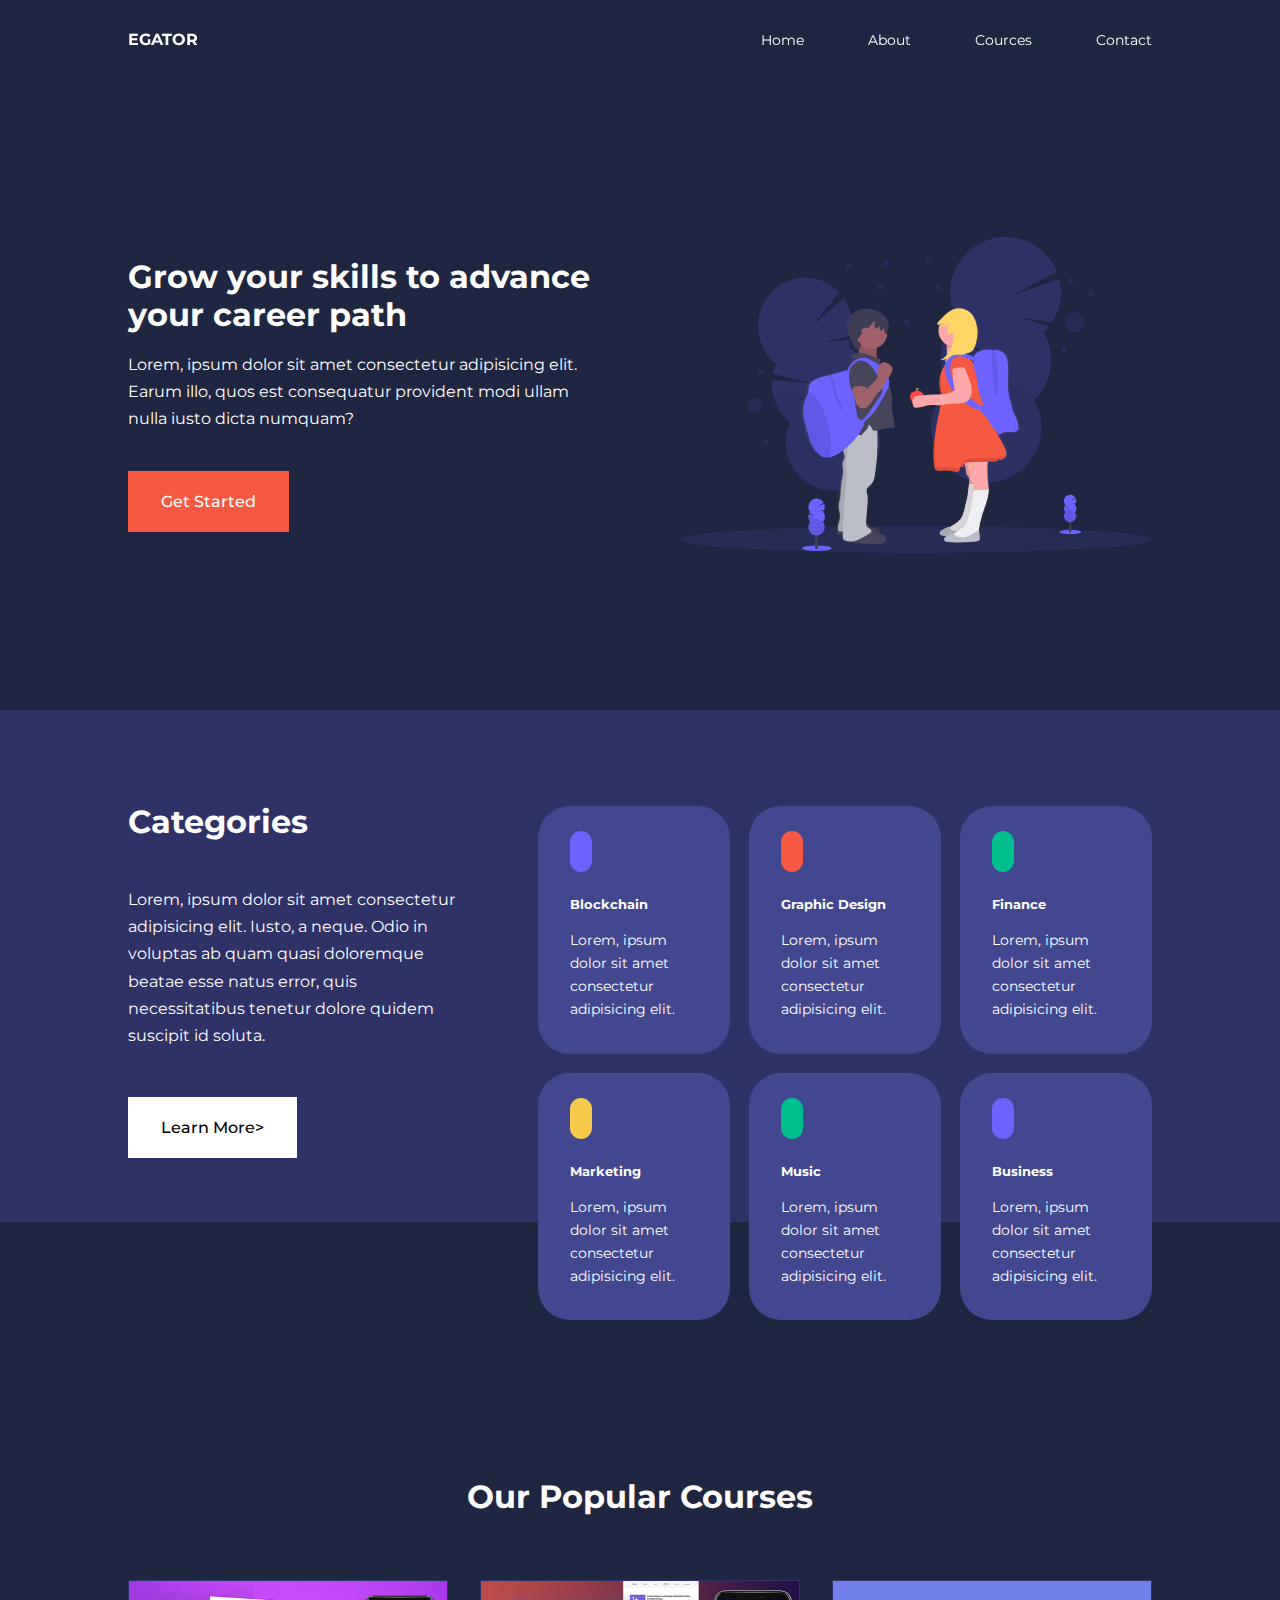
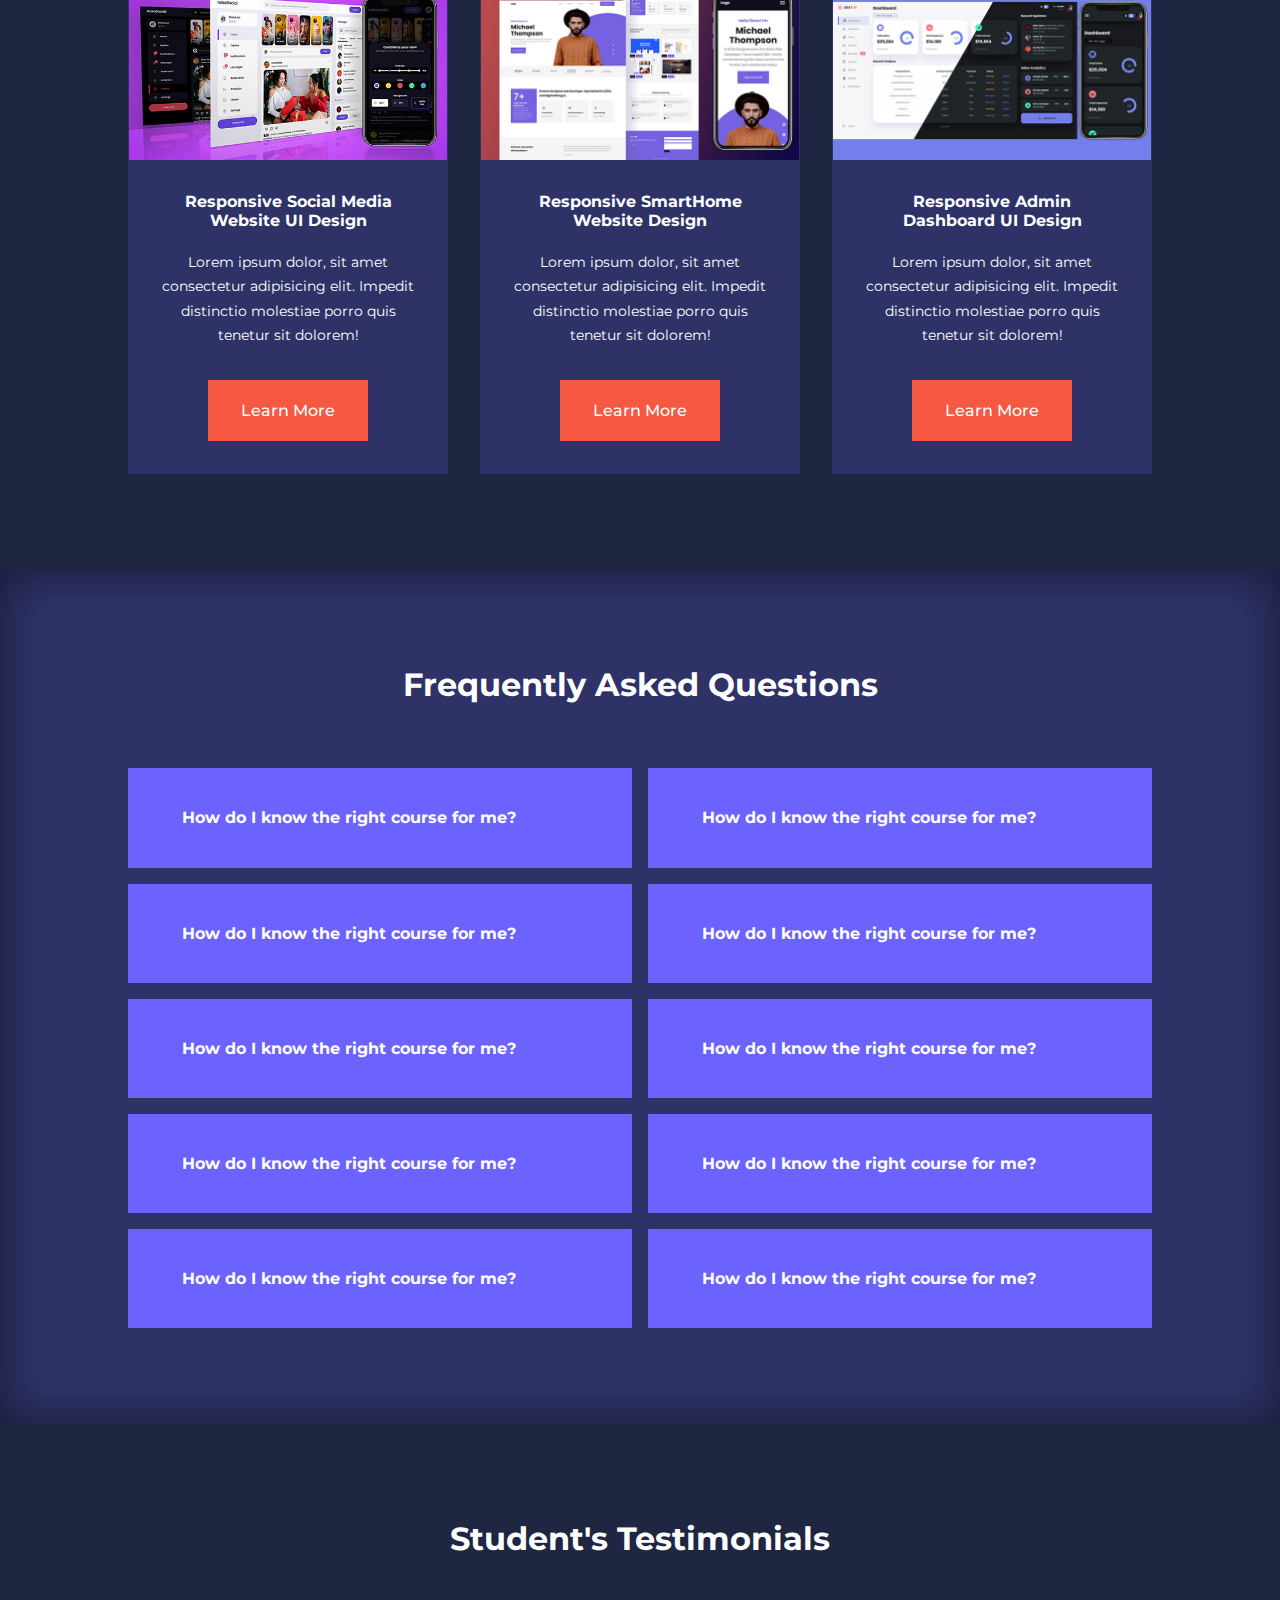
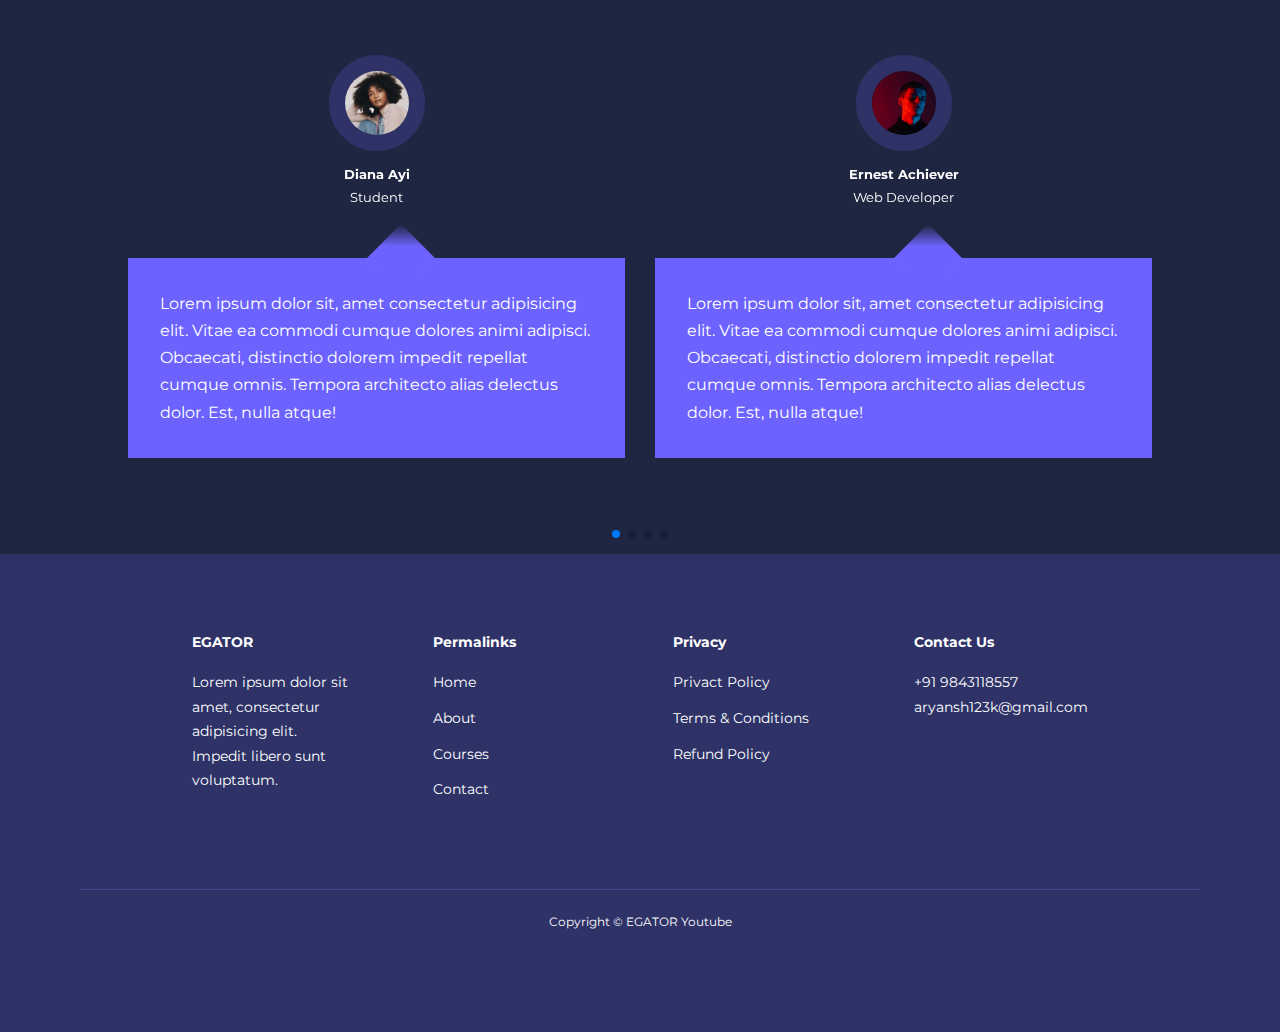
<file: index.html>
<!DOCTYPE html>
<html lang="en">
<head>
    <meta charset="UTF-8">
    <meta name="viewport" content="width=device-width, initial-scale=1.0">
    <title>Responsive Website</title>
    <!--ICONSOUT CDN-->
    <link rel="stylesheet" href="https://unicons.iconscout.com/release/v4.0.8/css/line.css">
    
    <!--GOOGLE FONTS(MONTSERRAT)-->
    <link rel="preconnect" href="https://fonts.googleapis.com">
    <link rel="preconnect" href="https://fonts.gstatic.com" crossorigin>
    <link href="https://fonts.googleapis.com/css2?family=Montserrat:wght@300;400;500;600;700;800;900&family=Poppins:wght@400;700&display=swap" rel="stylesheet">

    <!--Swiper js-->
    <link rel="stylesheet"href="https://cdn.jsdelivr.net/npm/swiper@9/swiper-bundle.min.css"/>

    <link rel="stylesheet" href="styles.css">
</head>
<body>
   <nav>
    <div class="container nav_container">
        <a href="index.html"><h4>EGATOR</h4></a>
        <ul class="nav_menu">
            <li><a href="index.html">Home</a></li>
            <li><a href="about.html">About</a></li>
            <li><a href="courses.html">Cources</a></li>
            <li><a href="contact.html">Contact</a></li>
        </ul>
        <button id="open-menu-btn"><i class="uil uil-bars"></i></button>
        <button id="close-menu-btn"><i class="uil uil-multiply"></i></button>

    </div>
   </nav> 

   <!--Header-->

   <header>
    <div class="container header_container">
        <div class="header_left">
            <h1>Grow your skills to advance your career path</h1>
            <p>
                Lorem, ipsum dolor sit amet consectetur adipisicing elit. Earum illo, quos est consequatur provident modi ullam nulla iusto dicta numquam?
            </p>
            <a href="courses.html" class="btn btn-primary">Get Started</a>
        </div>
        <div class="header_right">
            <div class="header_right-image">
                <img src="./education website assets/images/header.svg">
            </div>
        </div>
    </div>
   </header>

 <section class="categories">
    <div class="container categories_container">
        <div class="categories_left">
            <h1>Categories</h1>
            <p>
                Lorem, ipsum dolor sit amet consectetur adipisicing elit. Iusto, a neque. Odio in voluptas ab quam quasi doloremque beatae esse natus error, quis necessitatibus tenetur dolore quidem suscipit id soluta.
            </p>
            <a href="#" class="btn">Learn More></a>

        </div>
        <div class="categories_right">
            <article class="category">
                <span class="category_icon"><i class="uil uil-bitcoin-circle"></i></span>
                    <h5>Blockchain</h5>
                    <p>Lorem, ipsum dolor sit amet consectetur adipisicing elit.</p>
            </article>

            <article class="category">
                <span class="category_icon"><i class="uil uil-palette"></i></span>
                    <h5>Graphic Design</h5>
                    <p>Lorem, ipsum dolor sit amet consectetur adipisicing elit.</p>
            </article>

            <article class="category">
                <span class="category_icon"><i class="uil uil-usd-circle"></i></span>
                    <h5>Finance</h5>
                    <p>Lorem, ipsum dolor sit amet consectetur adipisicing elit.</p>
            </article>

            <article class="category">
                <span class="category_icon"><i class="uil uil-megaphone"></i></span>
                    <h5>Marketing</h5>
                    <p>Lorem, ipsum dolor sit amet consectetur adipisicing elit.</p>
            </article>

            <article class="category">
                <span class="category_icon"><i class="uil uil-music"></i></span>
                    <h5>Music</h5>
                    <p>Lorem, ipsum dolor sit amet consectetur adipisicing elit.</p>
            </article>

            <article class="category">
                <span class="category_icon"><i class="uil uil-puzzle-piece"></i></span>
                    <h5>Business</h5>
                    <p>Lorem, ipsum dolor sit amet consectetur adipisicing elit.</p>
            </article>
        </div>
    </div>
 </section> 
 
 <!--Courses-->

 <section class="courses">
    <h2> Our Popular Courses</h2>
    <div class="container courses_container">
        <article class="course">
            <div class="course_image">
                <img src="./education website assets/images/course1.jpg">
            </div>
            <div class="course_info">
                <h4>Responsive Social Media Website UI Design</h4>
            <p>
                Lorem ipsum dolor, sit amet consectetur adipisicing elit. Impedit distinctio molestiae porro quis tenetur sit dolorem!
            </p>
            <a href="course.html" class="btn btn-primary">Learn More</a>
            </div>
        </article>

        <article class="course">
            <div class="course_image">
                <img src="./education website assets/images/course2.jpg">
            </div>
            <div class="course_info">
                <h4>Responsive SmartHome Website Design</h4>
            <p>
                Lorem ipsum dolor, sit amet consectetur adipisicing elit. Impedit distinctio molestiae porro quis tenetur sit dolorem!
            </p>
            <a href="course.html" class="btn btn-primary">Learn More</a>
            </div>
        </article>

        <article class="course">
            <div class="course_image">
                <img src="./education website assets/images/course3.jpg">
            </div>
            <div class="course_info">
                <h4>Responsive Admin Dashboard UI Design</h4>
            <p>
                Lorem ipsum dolor, sit amet consectetur adipisicing elit. Impedit distinctio molestiae porro quis tenetur sit dolorem!
            </p>
            <a href="course.html" class="btn btn-primary">Learn More</a>
            </div>
        </article>
    </div>
 </section>

 <!--frequently asked ques-->

 <section class="faqs">
    <h2>Frequently Asked Questions</h2>
    <div class="container faqs_container">
        <article class="faq">
            <div class="faq_icon"><i class="uil uil-plus"></i></div>
            <div class="question_answer">
                <h4>How do I know the right course for me?</h4>
                <p>
                   Lorem ipsum dolor sit amet consectetur adipisicing elit. Minima, quae quos maiores neque ullam vero. Ullam similique dolore ipsam corporis. Ullam tempora quibusdam illo! Aliquid et vel nemo nihil quidem? 
                </p>
            </div>
        </article>
        
        <article class="faq">
            <div class="faq_icon"><i class="uil uil-plus"></i></div>
            <div class="question_answer">
                <h4>How do I know the right course for me?</h4>
                <p>
                   Lorem ipsum dolor sit amet consectetur adipisicing elit. Minima, quae quos maiores neque ullam vero. Ullam similique dolore ipsam corporis. Ullam tempora quibusdam illo! Aliquid et vel nemo nihil quidem? 
                </p>
            </div>
        </article>
        
        <article class="faq">
            <div class="faq_icon"><i class="uil uil-plus"></i></div>
            <div class="question_answer">
                <h4>How do I know the right course for me?</h4>
                <p>
                   Lorem ipsum dolor sit amet consectetur adipisicing elit. Minima, quae quos maiores neque ullam vero. Ullam similique dolore ipsam corporis. Ullam tempora quibusdam illo! Aliquid et vel nemo nihil quidem? 
                </p>
            </div>
        </article>
        
        <article class="faq">
            <div class="faq_icon"><i class="uil uil-plus"></i></div>
            <div class="question_answer">
                <h4>How do I know the right course for me?</h4>
                <p>
                   Lorem ipsum dolor sit amet consectetur adipisicing elit. Minima, quae quos maiores neque ullam vero. Ullam similique dolore ipsam corporis. Ullam tempora quibusdam illo! Aliquid et vel nemo nihil quidem? 
                </p>
            </div>
        </article>
        
        <article class="faq">
            <div class="faq_icon"><i class="uil uil-plus"></i></div>
            <div class="question_answer">
                <h4>How do I know the right course for me?</h4>
                <p>
                   Lorem ipsum dolor sit amet consectetur adipisicing elit. Minima, quae quos maiores neque ullam vero. Ullam similique dolore ipsam corporis. Ullam tempora quibusdam illo! Aliquid et vel nemo nihil quidem? 
                </p>
            </div>
        </article>
        
        <article class="faq">
            <div class="faq_icon"><i class="uil uil-plus"></i></div>
            <div class="question_answer">
                <h4>How do I know the right course for me?</h4>
                <p>
                   Lorem ipsum dolor sit amet consectetur adipisicing elit. Minima, quae quos maiores neque ullam vero. Ullam similique dolore ipsam corporis. Ullam tempora quibusdam illo! Aliquid et vel nemo nihil quidem? 
                </p>
            </div>
        </article>
        
        <article class="faq">
            <div class="faq_icon"><i class="uil uil-plus"></i></div>
            <div class="question_answer">
                <h4>How do I know the right course for me?</h4>
                <p>
                   Lorem ipsum dolor sit amet consectetur adipisicing elit. Minima, quae quos maiores neque ullam vero. Ullam similique dolore ipsam corporis. Ullam tempora quibusdam illo! Aliquid et vel nemo nihil quidem? 
                </p>
            </div>
        </article>
        
        <article class="faq">
            <div class="faq_icon"><i class="uil uil-plus"></i></div>
            <div class="question_answer">
                <h4>How do I know the right course for me?</h4>
                <p>
                   Lorem ipsum dolor sit amet consectetur adipisicing elit. Minima, quae quos maiores neque ullam vero. Ullam similique dolore ipsam corporis. Ullam tempora quibusdam illo! Aliquid et vel nemo nihil quidem? 
                </p>
            </div>
        </article>
        
        <article class="faq">
            <div class="faq_icon"><i class="uil uil-plus"></i></div>
            <div class="question_answer">
                <h4>How do I know the right course for me?</h4>
                <p>
                   Lorem ipsum dolor sit amet consectetur adipisicing elit. Minima, quae quos maiores neque ullam vero. Ullam similique dolore ipsam corporis. Ullam tempora quibusdam illo! Aliquid et vel nemo nihil quidem? 
                </p>
            </div>
        </article>
        
        <article class="faq">
            <div class="faq_icon"><i class="uil uil-plus"></i></div>
            <div class="question_answer">
                <h4>How do I know the right course for me?</h4>
                <p>
                   Lorem ipsum dolor sit amet consectetur adipisicing elit. Minima, quae quos maiores neque ullam vero. Ullam similique dolore ipsam corporis. Ullam tempora quibusdam illo! Aliquid et vel nemo nihil quidem? 
                </p>
            </div>
        </article>
    </div>
 </section>

 <!--Testimonials-->

 <section class="container testimonials_container mySwiper">
    <h2>Student's Testimonials</h2>
    <div class="swiper-wrapper">
        <article class="testimonial swiper-slide">
            <div class="avatar">
                <img src="./education website assets/images/avatar1.jpg">
            </div>
            <div class="testimonial_info">
                <h5>Diana Ayi</h5>
                <small>Student</small>
            </div>
            <div class="testimonial_body">
                <p>
                   Lorem ipsum dolor sit, amet consectetur adipisicing elit. Vitae ea commodi cumque dolores animi adipisci. Obcaecati, distinctio dolorem impedit repellat cumque omnis. Tempora architecto alias delectus dolor. Est, nulla atque!
                </p>
            </div>
        </article>

        <article class="testimonial swiper-slide">
            <div class="avatar">
                <img src="./education website assets/images/avatar2.jpg">
            </div>
            <div class="testimonial_info">
                <h5>Ernest Achiever</h5>
                <small>Web Developer</small>
            </div>
            <div class="testimonial_body">
                <p>
                   Lorem ipsum dolor sit, amet consectetur adipisicing elit. Vitae ea commodi cumque dolores animi adipisci. Obcaecati, distinctio dolorem impedit repellat cumque omnis. Tempora architecto alias delectus dolor. Est, nulla atque!
                </p>
            </div>
        </article>

        <article class="testimonial swiper-slide">
            <div class="avatar">
                <img src="./education website assets/images/avatar3.jpg">
            </div>
            <div class="testimonial_info">
                <h5>Edem Quist</h5>
                <small>Student</small>
            </div>
            <div class="testimonial_body">
                <p>
                   Lorem ipsum dolor sit, amet consectetur adipisicing elit. Vitae ea commodi cumque dolores animi adipisci. Obcaecati, distinctio dolorem impedit repellat cumque omnis. Tempora architecto alias delectus dolor. Est, nulla atque!
                </p>
            </div>
        </article>

        <article class="testimonial swiper-slide">
            <div class="avatar">
                <img src="./education website assets/images/avatar4.jpg">
            </div>
            <div class="testimonial_info">
                <h5>Hajia Bintu</h5>
                <small>Student</small>
            </div>
            <div class="testimonial_body">
                <p>
                   Lorem ipsum dolor sit, amet consectetur adipisicing elit. Vitae ea commodi cumque dolores animi adipisci. Obcaecati, distinctio dolorem impedit repellat cumque omnis. Tempora architecto alias delectus dolor. Est, nulla atque!
                </p>
            </div>
        </article>

        <article class="testimonial swiper-slide">
            <div class="avatar">
                <img src="./education website assets/images/avatar5.jpg">
            </div>
            <div class="testimonial_info">
                <h5>Jane Doe</h5>
                <small>Student</small>
            </div>
            <div class="testimonial_body">
                <p>
                   Lorem ipsum dolor sit, amet consectetur adipisicing elit. Vitae ea commodi cumque dolores animi adipisci. Obcaecati, distinctio dolorem impedit repellat cumque omnis. Tempora architecto alias delectus dolor. Est, nulla atque!
                </p>
            </div>
        </article>
    </div>
    <div class="swiper-pagination"></div>
 </section>

 <!--Footer-->
 <footer>
    <div class="container footer_container">
        <div class="footer_1">
            <a href="index.html" class="footer_logo"><h4>EGATOR</h4></a>
            <p>
                Lorem ipsum dolor sit amet, consectetur adipisicing elit. Impedit libero sunt voluptatum.
            </p>
        </div>

        <div class="footer_2">
            <h4>Permalinks</h4>
            <ul class="permalinks">
                <li><a href="index.html">Home</a></li>
                <li><a href="about.html">About</a></li>
                <li><a href="courses.html">Courses</a></li>
                <li><a href="contact.html">Contact</a></li>
            </ul>
        </div>

        <div class="footer_3">
            <h4>Privacy</h4>
            <ul class="privacy">
                <li><a href="#">Privact Policy</a></li>
                <li><a href="#">Terms & Conditions</a></li>
                <li><a href="#">Refund Policy</a></li>
            </ul>
        </div>

        <div class="footer_4">
            <h4>Contact Us</h4>
        <div>
            <p>+91 9843118557</p>
            <p>aryansh123k@gmail.com</p>
        </div>

        <ul class="footer_socials">
            <li>
                <a href="#"><i class="uil uil-facebook-f"></i></a>
            </li>
            <li>
                <a href="#"><i class="uil uil-instagram-alt"></i></a>
            </li>
            <li>
                <a href="#"><i class="uil uil-twitter"></i></a>
            </li>
            <li>
                <a href="#"><i class="uil uil-linkedin-alt"></i></a>
            </li>
        </ul>
    </div>
    </div>
    <div class="footer_copyright">
        <small>Copyright &copy; EGATOR Youtube</small>
    </div>
 </footer>

 <script src="https://cdn.jsdelivr.net/npm/swiper@9/swiper-bundle.min.js"></script>
 <script src="main.js"></script>

 <script>
    var swiper = new Swiper(".mySwiper", {
      slidesPerView: 1,
      spaceBetween: 30,
      pagination: {
        el: ".swiper-pagination",
        clickable: true,
      },
      //when window width is >=600px
      breakpoints: {
        600: {
            slidesPerView: 2
        }
      }
    });
  </script>
</body>
</html>
</file>
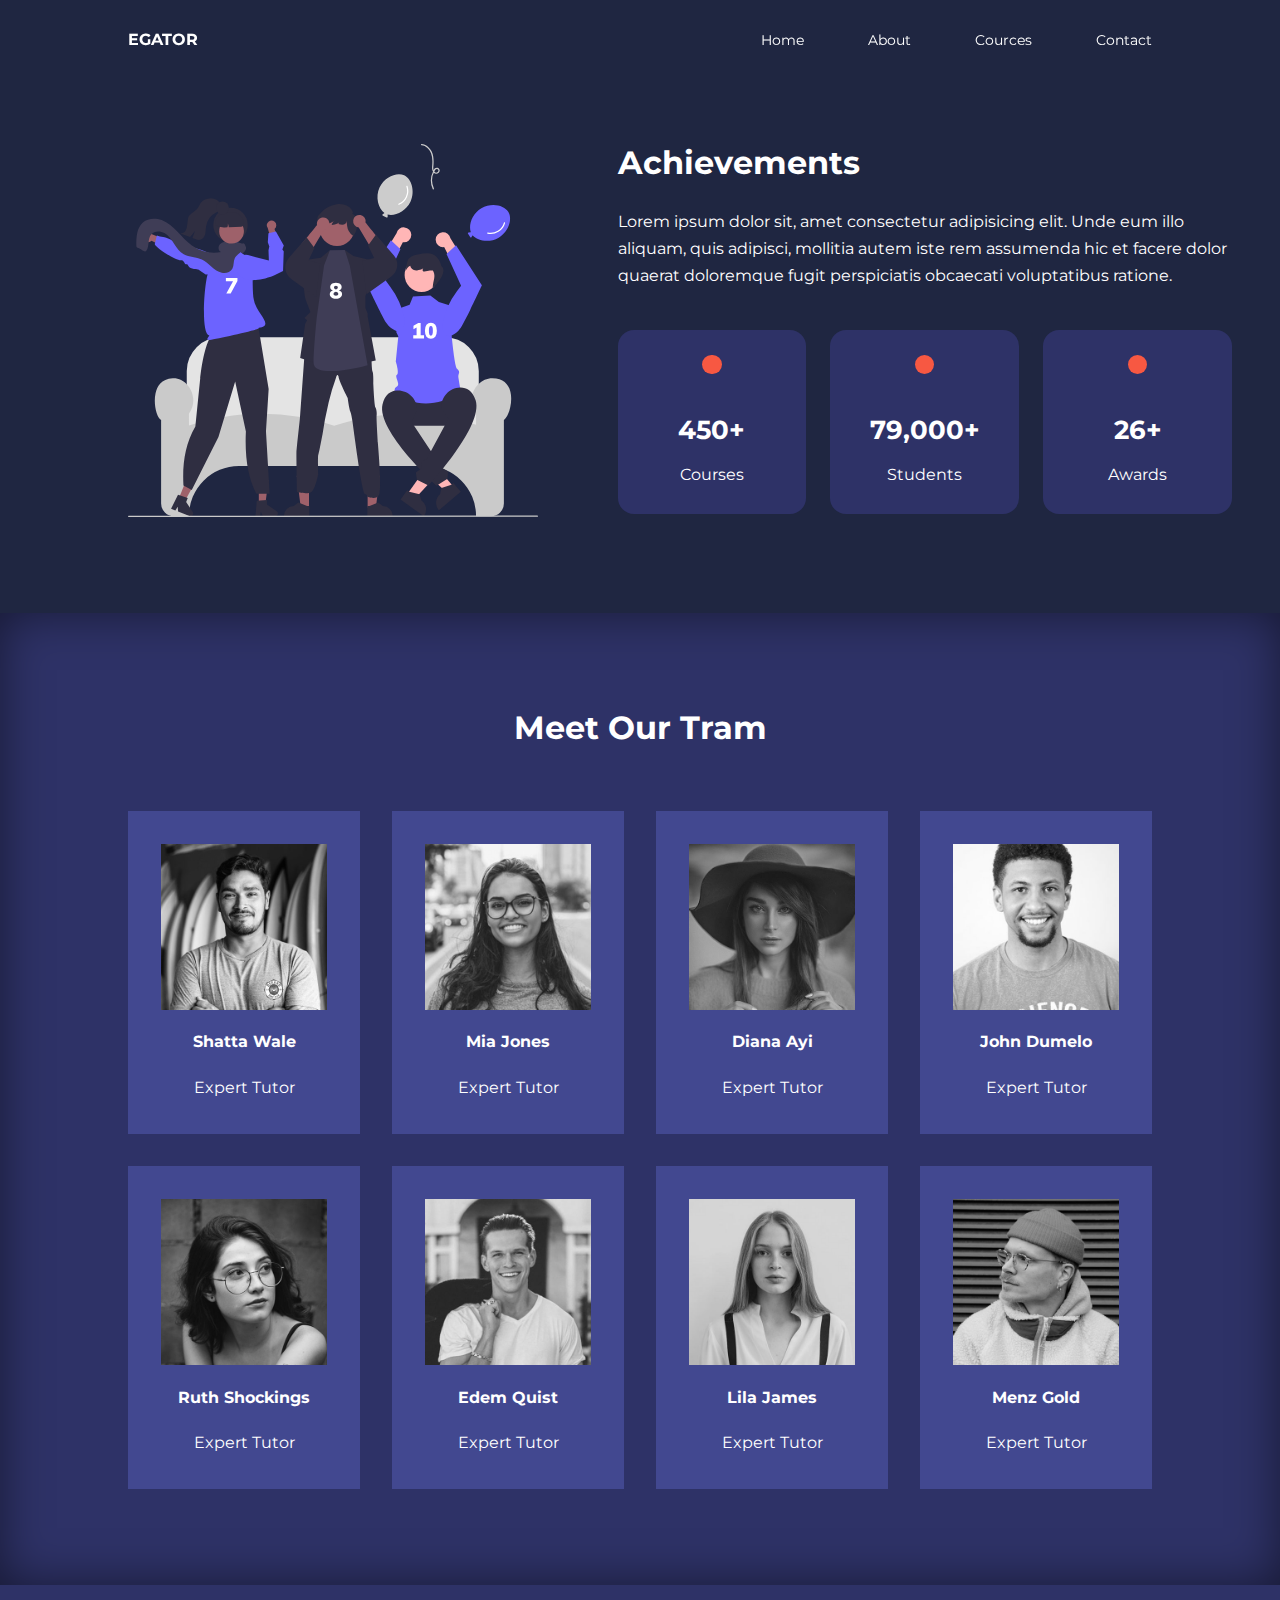
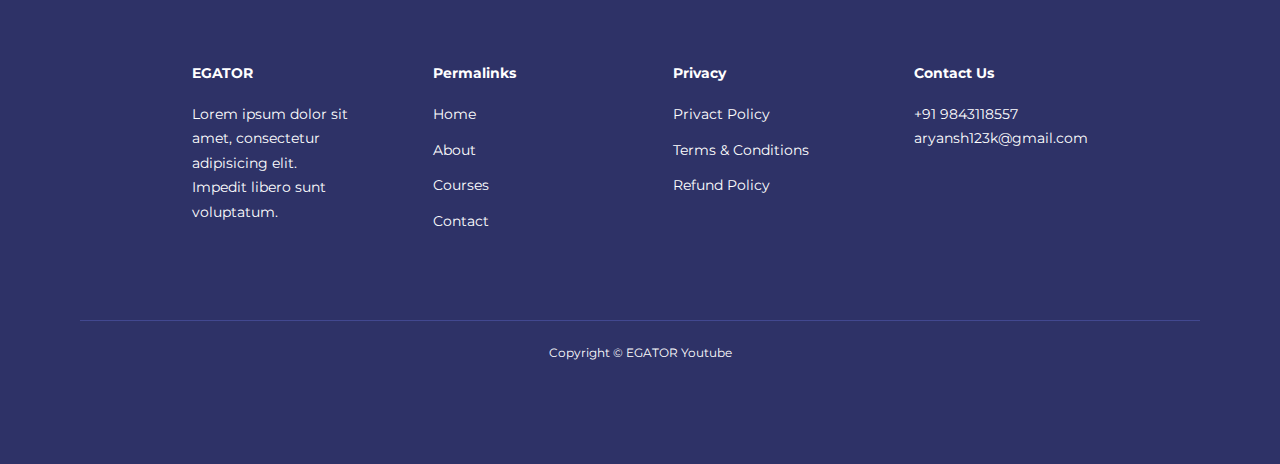
<file: about.html>
<!DOCTYPE html>
<html lang="en">
<head>
    <meta charset="UTF-8">
    <meta name="viewport" content="width=device-width, initial-scale=1.0">
    <title>Responsive Website</title>
    <!--ICONSOUT CDN-->
    <link rel="stylesheet" href="https://unicons.iconscout.com/release/v4.0.8/css/line.css">
    
    <!--GOOGLE FONTS(MONTSERRAT)-->
    <link rel="preconnect" href="https://fonts.googleapis.com">
    <link rel="preconnect" href="https://fonts.gstatic.com" crossorigin>
    <link href="https://fonts.googleapis.com/css2?family=Montserrat:wght@300;400;500;600;700;800;900&family=Poppins:wght@400;700&display=swap" rel="stylesheet">

    <link rel="stylesheet" href="styles.css">
    <link rel="stylesheet" href="about.css">


</head>
<body>
   <nav>
    <div class="container nav_container">
        <a href="index.html"><h4>EGATOR</h4></a>
        <ul class="nav_menu">
            <li><a href="index.html">Home</a></li>
            <li><a href="about.html">About</a></li>
            <li><a href="courses.html">Cources</a></li>
            <li><a href="contact.html">Contact</a></li>
        </ul>
        <button id="open-menu-btn"><i class="uil uil-bars"></i></button>
        <button id="close-menu-btn"><i class="uil uil-multiply"></i></button>

    </div>
   </nav> 

   <section class="about_achievements">
    <div class="container about_achievements-container">
        <div class="about_achievements-left">
            <img src="./education website assets/images/about achievements.svg">
        </div>
        <div class="about_achievements-right">
            <h1>Achievements</h1>
                <p>
                    Lorem ipsum dolor sit, amet consectetur adipisicing elit. Unde eum illo aliquam, quis adipisci, mollitia autem iste rem assumenda hic et facere dolor quaerat doloremque fugit perspiciatis obcaecati voluptatibus ratione.
                </p>

                 <div class="achievements_cards">
                   <article class="achievement_card">
                    <span class="achievement_icon">
                     <i class="uil uil-video"></i>   
                    </span>
                    <h3>450+</h3>
                    <p>Courses</p>
                   </article> 
                

                <article class="achievement_card">
                    <span class="achievement_icon">
                     <i class="uil uil-users-alt"></i>   
                    </span>
                    <h3>79,000+</h3>
                    <p>Students</p>
                   </article> 
                

                <article class="achievement_card">
                    <span class="achievement_icon">
                     <i class="uil uil-trophy"></i>   
                    </span>
                    <h3>26+</h3>
                    <p>Awards</p>
                   </article> 
                </div>
            
            
            
        </div>
    </div>
   </section>

   <!--Team section-->

   <section class="team">
    <h2>Meet Our Tram</h2>
    <div class="container team_container">
        <article class="team_member">
            <div class="team_member-image">
                <img src="./education website assets/images/tm1.jpg">
            </div>
            <div class="team_member-info">
                <h4>Shatta Wale</h4>
                <p>Expert Tutor</p>
            </div>
            <div class="team_member-socials">
              <a href="https://instagram.com" target="_blank"><i class="uil uil-instagram"></i></a>
              <a href="https://twitter.com" target="_blank"><i class="uil uil-twitter-alt"></i></a> 
              <a href="https://linkedin.com" target="_blank"><i class="uil uil-linkedin-alt"></i></a> 
            </div>
        </article>

        <article class="team_member">
            <div class="team_member-image">
                <img src="./education website assets/images/tm2.jpg">
            </div>
            <div class="team_member-info">
                <h4>Mia Jones</h4>
                <p>Expert Tutor</p>
            </div>
            <div class="team_member-socials">
              <a href="https://instagram.com" target="_blank"><i class="uil uil-instagram"></i></a>
              <a href="https://twitter.com" target="_blank"><i class="uil uil-twitter-alt"></i></a> 
              <a href="https://linkedin.com" target="_blank"><i class="uil uil-linkedin-alt"></i></a> 
            </div>
        </article>

        <article class="team_member">
            <div class="team_member-image">
                <img src="./education website assets/images/tm3.jpg">
            </div>
            <div class="team_member-info">
                <h4>Diana Ayi</h4>
                <p>Expert Tutor</p>
            </div>
            <div class="team_member-socials">
              <a href="https://instagram.com" target="_blank"><i class="uil uil-instagram"></i></a>
              <a href="https://twitter.com" target="_blank"><i class="uil uil-twitter-alt"></i></a> 
              <a href="https://linkedin.com" target="_blank"><i class="uil uil-linkedin-alt"></i></a> 
            </div>
        </article>

        <article class="team_member">
            <div class="team_member-image">
                <img src="./education website assets/images/tm4.jpg">
            </div>
            <div class="team_member-info">
                <h4>John Dumelo</h4>
                <p>Expert Tutor</p>
            </div>
            <div class="team_member-socials">
              <a href="https://instagram.com" target="_blank"><i class="uil uil-instagram"></i></a>
              <a href="https://twitter.com" target="_blank"><i class="uil uil-twitter-alt"></i></a> 
              <a href="https://linkedin.com" target="_blank"><i class="uil uil-linkedin-alt"></i></a> 
            </div>
        </article>

        <article class="team_member">
            <div class="team_member-image">
                <img src="./education website assets/images/tm5.jpg">
            </div>
            <div class="team_member-info">
                <h4>Ruth Shockings</h4>
                <p>Expert Tutor</p>
            </div>
            <div class="team_member-socials">
              <a href="https://instagram.com" target="_blank"><i class="uil uil-instagram"></i></a>
              <a href="https://twitter.com" target="_blank"><i class="uil uil-twitter-alt"></i></a> 
              <a href="https://linkedin.com" target="_blank"><i class="uil uil-linkedin-alt"></i></a> 
            </div>
        </article>

        <article class="team_member">
            <div class="team_member-image">
                <img src="./education website assets/images/tm6.jpg">
            </div>
            <div class="team_member-info">
                <h4>Edem Quist</h4>
                <p>Expert Tutor</p>
            </div>
            <div class="team_member-socials">
              <a href="https://instagram.com" target="_blank"><i class="uil uil-instagram"></i></a>
              <a href="https://twitter.com" target="_blank"><i class="uil uil-twitter-alt"></i></a> 
              <a href="https://linkedin.com" target="_blank"><i class="uil uil-linkedin-alt"></i></a> 
            </div>
        </article>

        <article class="team_member">
            <div class="team_member-image">
                <img src="./education website assets/images/tm7.jpg">
            </div>
            <div class="team_member-info">
                <h4>Lila James</h4>
                <p>Expert Tutor</p>
            </div>
            <div class="team_member-socials">
              <a href="https://instagram.com" target="_blank"><i class="uil uil-instagram"></i></a>
              <a href="https://twitter.com" target="_blank"><i class="uil uil-twitter-alt"></i></a> 
              <a href="https://linkedin.com" target="_blank"><i class="uil uil-linkedin-alt"></i></a> 
            </div>
        </article>

        <article class="team_member">
            <div class="team_member-image">
                <img src="./education website assets/images/tm8.jpg">
            </div>
            <div class="team_member-info">
                <h4>Menz Gold</h4>
                <p>Expert Tutor</p>
            </div>
            <div class="team_member-socials">
              <a href="https://instagram.com" target="_blank"><i class="uil uil-instagram"></i></a>
              <a href="https://twitter.com" target="_blank"><i class="uil uil-twitter-alt"></i></a> 
              <a href="https://linkedin.com" target="_blank"><i class="uil uil-linkedin-alt"></i></a> 
            </div>
        </article>
    </div>
   </section>

   <!--Footer-->
 <footer>
    <div class="container footer_container">
        <div class="footer_1">
            <a href="index.html" class="footer_logo"><h4>EGATOR</h4></a>
            <p>
                Lorem ipsum dolor sit amet, consectetur adipisicing elit. Impedit libero sunt voluptatum.
            </p>
        </div>

        <div class="footer_2">
            <h4>Permalinks</h4>
            <ul class="permalinks">
                <li><a href="index.html">Home</a></li>
                <li><a href="about.html">About</a></li>
                <li><a href="courses.html">Courses</a></li>
                <li><a href="contact.html">Contact</a></li>
            </ul>
        </div>

        <div class="footer_3">
            <h4>Privacy</h4>
            <ul class="privacy">
                <li><a href="#">Privact Policy</a></li>
                <li><a href="#">Terms & Conditions</a></li>
                <li><a href="#">Refund Policy</a></li>
            </ul>
        </div>

        <div class="footer_4">
            <h4>Contact Us</h4>
        <div>
            <p>+91 9843118557</p>
            <p>aryansh123k@gmail.com</p>
        </div>

        <ul class="footer_socials">
            <li>
                <a href="#"><i class="uil uil-facebook-f"></i></a>
            </li>
            <li>
                <a href="#"><i class="uil uil-instagram-alt"></i></a>
            </li>
            <li>
                <a href="#"><i class="uil uil-twitter"></i></a>
            </li>
            <li>
                <a href="#"><i class="uil uil-linkedin-alt"></i></a>
            </li>
        </ul>
    </div>
    </div>
    <div class="footer_copyright">
        <small>Copyright &copy; EGATOR Youtube</small>
    </div>
 </footer>

 
 <script src="main.js"></script>

 
  </script>
</body>
</html>
</file>
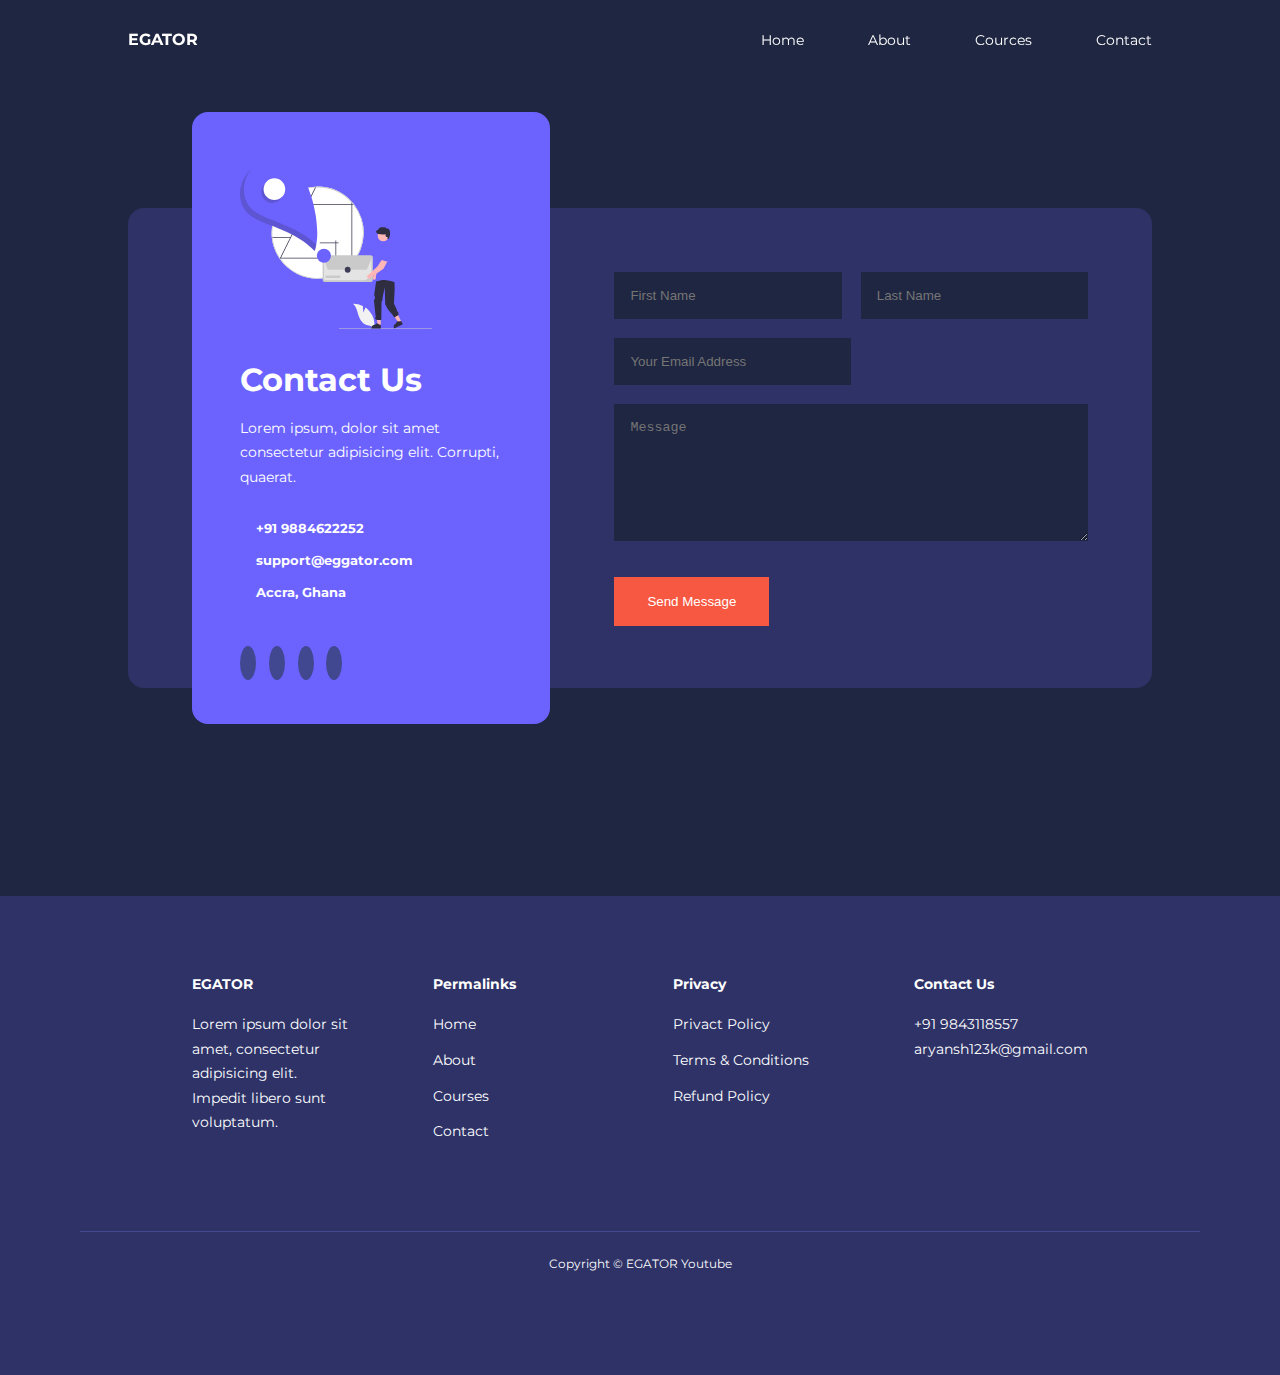
<file: contact.html>
<!DOCTYPE html>
<html lang="en">
<head>
    <meta charset="UTF-8">
    <meta name="viewport" content="width=device-width, initial-scale=1.0">
    <title>Responsive Website</title>
    <!--ICONSOUT CDN-->
    <link rel="stylesheet" href="https://unicons.iconscout.com/release/v4.0.8/css/line.css">
    
    <!--GOOGLE FONTS(MONTSERRAT)-->
    <link rel="preconnect" href="https://fonts.googleapis.com">
    <link rel="preconnect" href="https://fonts.gstatic.com" crossorigin>
    <link href="https://fonts.googleapis.com/css2?family=Montserrat:wght@300;400;500;600;700;800;900&family=Poppins:wght@400;700&display=swap" rel="stylesheet">

    <link rel="stylesheet" href="styles.css">
    <link rel="stylesheet" href="contact.css">


</head>
<body>
   <nav>
    <div class="container nav_container">
        <a href="index.html"><h4>EGATOR</h4></a>
        <ul class="nav_menu">
            <li><a href="index.html">Home</a></li>
            <li><a href="about.html">About</a></li>
            <li><a href="courses.html">Cources</a></li>
            <li><a href="contact.html">Contact</a></li>
        </ul>
        <button id="open-menu-btn"><i class="uil uil-bars"></i></button>
        <button id="close-menu-btn"><i class="uil uil-multiply"></i></button>

    </div>
   </nav> 

    <!--Contact-->

 <section class="contact">
    <div class="container contact_container">
       <aside class="contact_aside">
        <div class="aside_image">
            <img src="./education website assets/images/contact.svg">
        </div>
        <h2>Contact Us</h2>
        <p>
            Lorem ipsum, dolor sit amet consectetur adipisicing elit. Corrupti, quaerat.
        </p>
        <ul class="contact_details">
            <li>
                <i class="uil uil-phone-times"></i>
                <h5>+91 9884622252</h5>
            </li>
            <li>
                <i class="uil uil-envelope"></i>
                <h5>support@eggator.com</h5>
            </li>
            <li>
                <i class="uil uil-location-point"></i>
                <h5>Accra, Ghana</h5>
            </li>
        </ul>
        <ul class="contact_socials">
            <li>
                <a href="https://facebook.com"><i class="uil uil-facebook-f"></i></a>
            </li>
            <li>
                <a href="https://instagram.com"><i class="uil uil-instagram"></i></a>
            </li>
            <li>
                <a href="https://twitter.com"><i class="uil uil-twitter"></i></a>
            </li>
            <li>
                <a href="https://linkedin.com"><i class="uil uil-linkedin-alt"></i></a>
            </li>
           
        </ul>
       </aside> 

       <form class="contact_form">
        <div class="form_name">
            <input type="text" name="First Name" placeholder="First Name" required>
            <input type="text" name="Last Name" placeholder="Last Name" required>
        </div>
        <input type="text" name="Email Address"placeholder="Your Email Address" required>
        <textarea name="Message" rows="7" placeholder="Message" required></textarea>
        <button type="submit" class="btn btn-primary">Send Message</button>
       </form>
    </div>
 </section>





   <!--Footer-->

   <footer>
    <div class="container footer_container">
        <div class="footer_1">
            <a href="index.html" class="footer_logo"><h4>EGATOR</h4></a>
            <p>
                Lorem ipsum dolor sit amet, consectetur adipisicing elit. Impedit libero sunt voluptatum.
            </p>
        </div>

        <div class="footer_2">
            <h4>Permalinks</h4>
            <ul class="permalinks">
                <li><a href="index.html">Home</a></li>
                <li><a href="about.html">About</a></li>
                <li><a href="courses.html">Courses</a></li>
                <li><a href="contact.html">Contact</a></li>
            </ul>
        </div>

        <div class="footer_3">
            <h4>Privacy</h4>
            <ul class="privacy">
                <li><a href="#">Privact Policy</a></li>
                <li><a href="#">Terms & Conditions</a></li>
                <li><a href="#">Refund Policy</a></li>
            </ul>
        </div>

        <div class="footer_4">
            <h4>Contact Us</h4>
        <div>
            <p>+91 9843118557</p>
            <p>aryansh123k@gmail.com</p>
        </div>

        <ul class="footer_socials">
            <li>
                <a href="#"><i class="uil uil-facebook-f"></i></a>
            </li>
            <li>
                <a href="#"><i class="uil uil-instagram-alt"></i></a>
            </li>
            <li>
                <a href="#"><i class="uil uil-twitter"></i></a>
            </li>
            <li>
                <a href="#"><i class="uil uil-linkedin-alt"></i></a>
            </li>
        </ul>
    </div>
    </div>
    <div class="footer_copyright">
        <small>Copyright &copy; EGATOR Youtube</small>
    </div>
 </footer>








 <script src="main.js"></script></script>
</body>
</html>
</file>
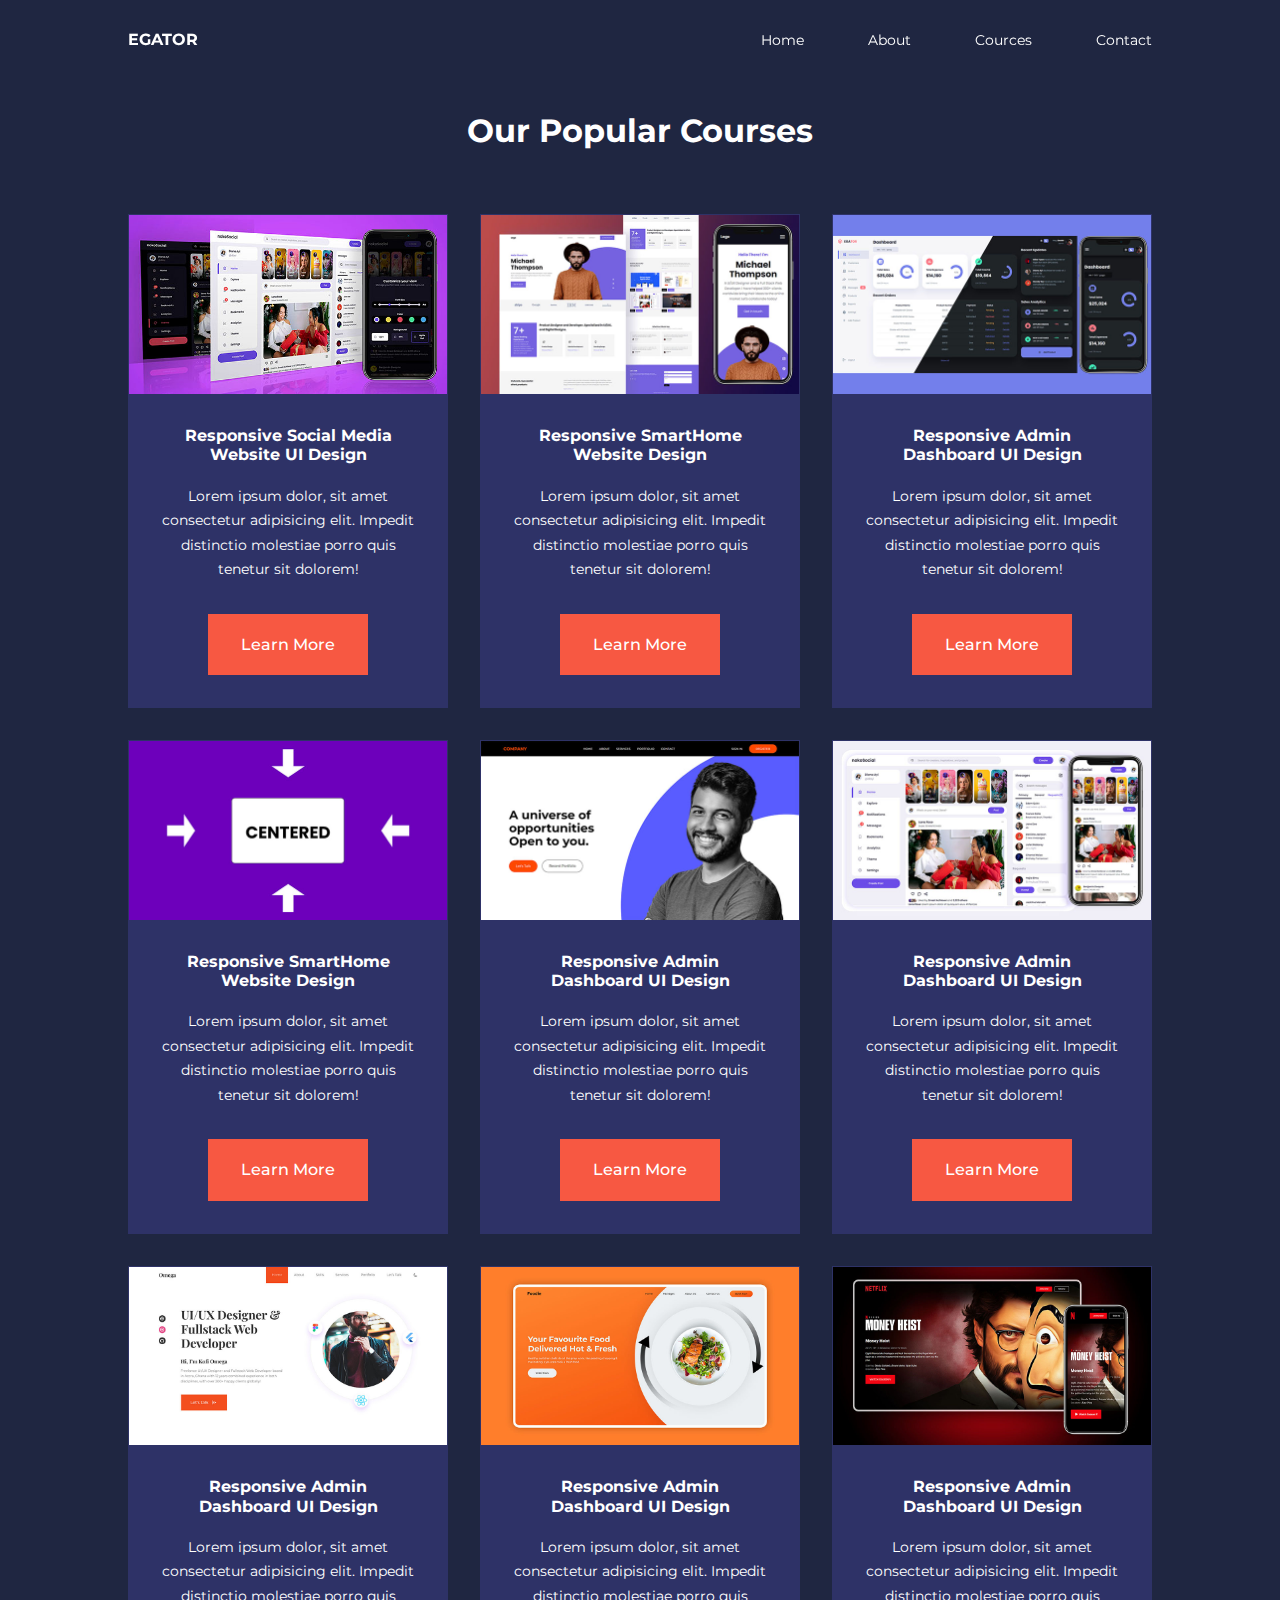
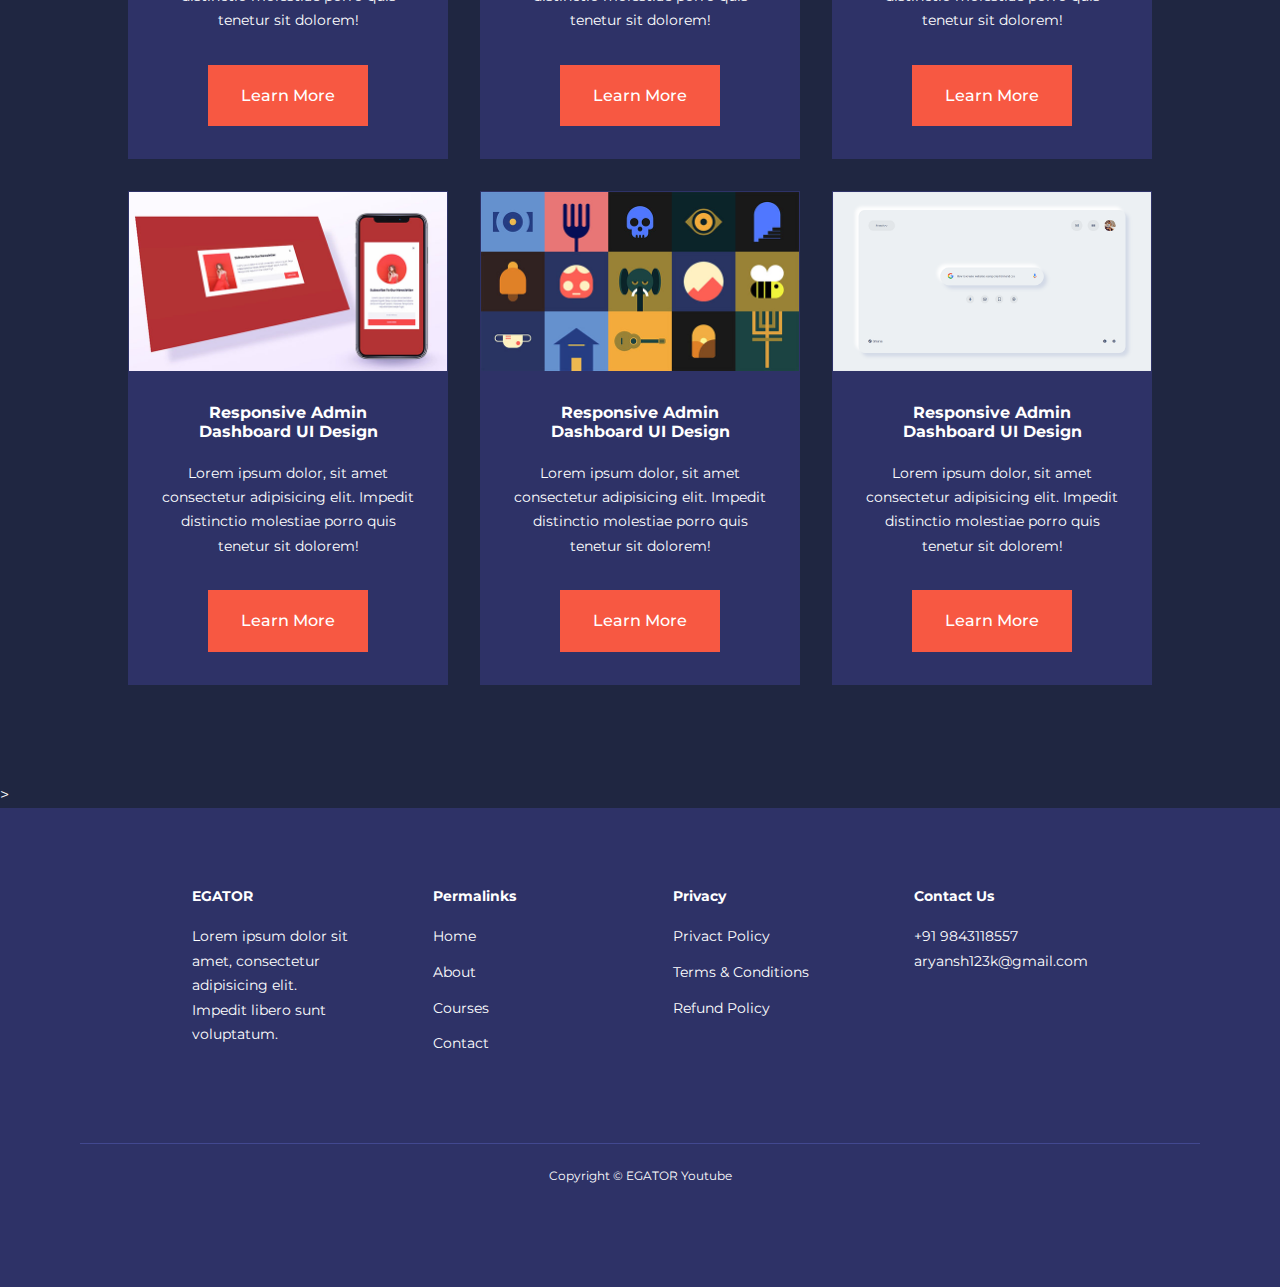
<file: courses.html>
<!DOCTYPE html>
<html lang="en">
<head>
    <meta charset="UTF-8">
    <meta name="viewport" content="width=device-width, initial-scale=1.0">
    <title>Responsive Website</title>
    <!--ICONSOUT CDN-->
    <link rel="stylesheet" href="https://unicons.iconscout.com/release/v4.0.8/css/line.css">
    
    <!--GOOGLE FONTS(MONTSERRAT)-->
    <link rel="preconnect" href="https://fonts.googleapis.com">
    <link rel="preconnect" href="https://fonts.gstatic.com" crossorigin>
    <link href="https://fonts.googleapis.com/css2?family=Montserrat:wght@300;400;500;600;700;800;900&family=Poppins:wght@400;700&display=swap" rel="stylesheet">

    <link rel="stylesheet" href="styles.css">
    <style>
        .courses{
            margin-top: 1rem;
        }
    </style>


</head>
<body>
   <nav>
    <div class="container nav_container">
        <a href="index.html"><h4>EGATOR</h4></a>
        <ul class="nav_menu">
            <li><a href="index.html">Home</a></li>
            <li><a href="about.html">About</a></li>
            <li><a href="courses.html">Cources</a></li>
            <li><a href="contact.html">Contact</a></li>
        </ul>
        <button id="open-menu-btn"><i class="uil uil-bars"></i></button>
        <button id="close-menu-btn"><i class="uil uil-multiply"></i></button>

    </div>
   </nav> 

   <!--Courses-->
   <section class="courses">
    <h2> Our Popular Courses</h2>
    <div class="container courses_container">
        <article class="course">
            <div class="course_image">
                <img src="./education website assets/images/course1.jpg">
            </div>
            <div class="course_info">
                <h4>Responsive Social Media Website UI Design</h4>
            <p>
                Lorem ipsum dolor, sit amet consectetur adipisicing elit. Impedit distinctio molestiae porro quis tenetur sit dolorem!
            </p>
            <a href="course.html" class="btn btn-primary">Learn More</a>
            </div>
        </article>


        <article class="course">
            <div class="course_image">
                <img src="./education website assets/images/course2.jpg">
            </div>
            <div class="course_info">
                <h4>Responsive SmartHome Website Design</h4>
            <p>
                Lorem ipsum dolor, sit amet consectetur adipisicing elit. Impedit distinctio molestiae porro quis tenetur sit dolorem!
            </p>
            <a href="course.html" class="btn btn-primary">Learn More</a>
            </div>
        </article>


        <article class="course">
            <div class="course_image">
                <img src="./education website assets/images/course3.jpg">
            </div>
            <div class="course_info">
                <h4>Responsive Admin Dashboard UI Design</h4>
            <p>
                Lorem ipsum dolor, sit amet consectetur adipisicing elit. Impedit distinctio molestiae porro quis tenetur sit dolorem!
            </p>
            <a href="course.html" class="btn btn-primary">Learn More</a>
            </div>
        </article>


        <article class="course">
            <div class="course_image">
                <img src="./education website assets/images/course4.jpg">
            </div>
            <div class="course_info">
                <h4>Responsive SmartHome Website Design</h4>
            <p>
                Lorem ipsum dolor, sit amet consectetur adipisicing elit. Impedit distinctio molestiae porro quis tenetur sit dolorem!
            </p>
            <a href="course.html" class="btn btn-primary">Learn More</a>
            </div>
        </article>

    
        <article class="course">
        <div class="course_image">
            <img src="./education website assets/images/course5.jpg">
        </div>
        <div class="course_info">
            <h4>Responsive Admin Dashboard UI Design</h4>
        <p>
            Lorem ipsum dolor, sit amet consectetur adipisicing elit. Impedit distinctio molestiae porro quis tenetur sit dolorem!
        </p>
        <a href="course.html" class="btn btn-primary">Learn More</a>
        </div>
        </article>


        <article class="course">
        <div class="course_image">
            <img src="./education website assets/images/course6.jpg">
        </div>
        <div class="course_info">
            <h4>Responsive Admin Dashboard UI Design</h4>
        <p>
            Lorem ipsum dolor, sit amet consectetur adipisicing elit. Impedit distinctio molestiae porro quis tenetur sit dolorem!
        </p>
        <a href="course.html" class="btn btn-primary">Learn More</a>
        </div>
        </article>


        <article class="course">
        <div class="course_image">
            <img src="./education website assets/images/course7.jpg">
        </div>
        <div class="course_info">
            <h4>Responsive Admin Dashboard UI Design</h4>
        <p>
            Lorem ipsum dolor, sit amet consectetur adipisicing elit. Impedit distinctio molestiae porro quis tenetur sit dolorem!
        </p>
        <a href="course.html" class="btn btn-primary">Learn More</a>
        </div>
        </article>


        <article class="course">
        <div class="course_image">
            <img src="./education website assets/images/course8.jpg">
        </div>
        <div class="course_info">
            <h4>Responsive Admin Dashboard UI Design</h4>
        <p>
            Lorem ipsum dolor, sit amet consectetur adipisicing elit. Impedit distinctio molestiae porro quis tenetur sit dolorem!
        </p>
            <a href="course.html" class="btn btn-primary">Learn More</a>
            </div>
        </article>


        <article class="course">
            <div class="course_image">
                <img src="./education website assets/images/course9.jpg">
            </div>
            <div class="course_info">
                <h4>Responsive Admin Dashboard UI Design</h4>
            <p>
                Lorem ipsum dolor, sit amet consectetur adipisicing elit. Impedit distinctio molestiae porro quis tenetur sit dolorem!
            </p>
            <a href="course.html" class="btn btn-primary">Learn More</a>
            </div>
        </article>


        <article class="course">
            <div class="course_image">
                <img src="./education website assets/images/course10.jpg">
            </div>
            <div class="course_info">
                <h4>Responsive Admin Dashboard UI Design</h4>
            <p>
                Lorem ipsum dolor, sit amet consectetur adipisicing elit. Impedit distinctio molestiae porro quis tenetur sit dolorem!
            </p>
            <a href="course.html" class="btn btn-primary">Learn More</a>
            </div>
        </article>


        <article class="course">
            <div class="course_image">
                <img src="./education website assets/images/course11.jpg">
            </div>
            <div class="course_info">
                <h4>Responsive Admin Dashboard UI Design</h4>
            <p>
                Lorem ipsum dolor, sit amet consectetur adipisicing elit. Impedit distinctio molestiae porro quis tenetur sit dolorem!
            </p>
            <a href="course.html" class="btn btn-primary">Learn More</a>
            </div>
        </article>


        <article class="course">
            <div class="course_image">
                <img src="./education website assets/images/course12.jpg">
            </div>
            <div class="course_info">
                <h4>Responsive Admin Dashboard UI Design</h4>
            <p>
                Lorem ipsum dolor, sit amet consectetur adipisicing elit. Impedit distinctio molestiae porro quis tenetur sit dolorem!
            </p>
            <a href="course.html" class="btn btn-primary">Learn More</a>
            </div>
        </article> 
                     

                
    </div>
 </section>




<!--Footer-->>
<footer>
    <div class="container footer_container">
        <div class="footer_1">
            <a href="index.html" class="footer_logo"><h4>EGATOR</h4></a>
            <p>
                Lorem ipsum dolor sit amet, consectetur adipisicing elit. Impedit libero sunt voluptatum.
            </p>
        </div>

        <div class="footer_2">
            <h4>Permalinks</h4>
            <ul class="permalinks">
                <li><a href="index.html">Home</a></li>
                <li><a href="about.html">About</a></li>
                <li><a href="courses.html">Courses</a></li>
                <li><a href="contact.html">Contact</a></li>
            </ul>
        </div>

        <div class="footer_3">
            <h4>Privacy</h4>
            <ul class="privacy">
                <li><a href="#">Privact Policy</a></li>
                <li><a href="#">Terms & Conditions</a></li>
                <li><a href="#">Refund Policy</a></li>
            </ul>
        </div>

        <div class="footer_4">
            <h4>Contact Us</h4>
        <div>
            <p>+91 9843118557</p>
            <p>aryansh123k@gmail.com</p>
        </div>

        <ul class="footer_socials">
            <li>
                <a href="#"><i class="uil uil-facebook-f"></i></a>
            </li>
            <li>
                <a href="#"><i class="uil uil-instagram-alt"></i></a>
            </li>
            <li>
                <a href="#"><i class="uil uil-twitter"></i></a>
            </li>
            <li>
                <a href="#"><i class="uil uil-linkedin-alt"></i></a>
            </li>
        </ul>
    </div>
    </div>
    <div class="footer_copyright">
        <small>Copyright &copy; EGATOR Youtube</small>
    </div>
 </footer>

 
 <script src="main.js"></script>

 
  </script>
</body>
</html>
</file>
<file: styles.css>
* {
    margin: 0;
    padding: 0;
    border: 0;
    outline: 0;
    text-decoration: none;
    list-style: none;
    box-sizing: border-box;
}

:root{
    --color-primary: #6c63ff;
    --color-success:  #00bf8e;
    --color-warning: #f7c94b;
    --color-danger: #f75842;
    --color-danger-variant: rgba(247,88,66,0.4);
    --color-white: #fff;
    --color-black: #000;
    --color-bg:  #1f2641;
    --color-bg1: #2e3267;
    --color-bg2: #424890;

    --container-width-lg: 80%;
    --container-width-md: 90%;
    --container-width-sm: 94%;

    --transition: all 400ms ease;

}

body{
    font-family: 'Montserrat', sans-serif;
    line-height: 1.7;
    color: var(--color-white);
    background: var(--color-bg);
}

.container{
   width: var(--container-width-lg) ;
   margin: 0 auto;
}

section{
    padding: 6rem 0;
}

section h2{
    text-align: center;
    margin-bottom: 4rem;
}

h1,h2,h3,h4,h5{
    line-height: 1.2;
}

h1{
    font-size: 2rem;
}

h2{
    font-size: 2rem;
}

h3{
    font-size: 1.6rem;
}

h4{
    font-size: 1.3;
}

a{
    color: var(--color-white);
}

img{
    width: 100%;;
    display: block;
    object-fit: cover;
}
.btn{
    background:  var(--color-white);
    display: inline-block;
    color: var(--color-black);
    padding: 1rem 2rem;
    border: 1px solid transparent;
    font-weight: 500;
    transition: var(--transition);
}

.btn-hover{
    background: transparent;
    color: var(--color-white);
    border-color: var(--color-white);
    
}
.btn-primary{
    background: var(--color-danger);
    color: var(--color-white);
}

/*Navbar*/

nav{
    background: transparent;
    width: 100vw;
    height: 5rem;
    position: fixed;
    top: 0;
    z-index: 11;
}

.window-scroll{
    background: var(--color-primary);
    box-shadow: 0 1rem 2rem rgba(0,0,0,0.2);
}

.nav_container{
    height: 100%;
    display: flex;
    justify-content: space-between;
    align-items: center;
}

nav button{
    display: none;
}

.nav_menu{
    display: flex;
    align-items:center;
    gap: 4rem;
}

.nav_menu a{
    font-size: 0.9rem;
    transition: var(--transition);
}

.nav_menu a:hover{
    color: var(--color-bg2);
}

/*header*/

header{
    position: relative;
    top: 5rem;
    overflow: hidden;
    height: 70vh;
    margin-bottom: 5rem;
}

.header_container{
    display: grid;
    grid-template-columns: 1fr 1fr;
    align-items: center;
    gap: 5rem;
    height: 100%;
}

.header_left p{
    margin: 1rem 0 2.4rem; 
}

/*categories*/

.categories{
    background: var(--color-bg1);
    height: 32rem;
}

.categories h1{
    line-height: 1;
    margin-bottom: 3rem;
}

.categories_container{
    display: grid;
    grid-template-columns: 40% 60%;
}

.categories_left{
    margin-right: 4rem;
}

.categories_left a:hover{
    background-color: var(--color-danger);
    transition: 200ms;
}
.categories_left p{
    margin: 1rem 0 3rem;
}

.categories_right{
    display: grid;
    grid-template-columns: repeat(3,1fr);
    gap: 1.2rem;
}

.category{
    background: var(--color-bg2);
    border-radius: 2rem;
    padding: 2rem;
    transition: var(--transition);
}

.category:hover{
    box-shadow: 0 3rem 3rem rgba(0,0,0,0.3);
    z-index: 1;
}

.category:nth-child(2) .category_icon{
    background: var(--color-danger);
}

.category:nth-child(3) .category_icon{
    background: var(--color-success);
}

.category:nth-child(4) .category_icon{
    background: var(--color-warning);
}

.category:nth-child(5) .category_icon{
    background: var(--color-success);
}

.category_icon{
    background: var(--color-primary);
    padding: 0.7rem;
    border-radius: 0.9rem;
}

.category h5{
    margin: 2rem 0 1rem;
}
.category p{
    font-size: 0.85rem;
}

/* Popular Courses*/

.courses{
    margin-top: 10rem;
}

.courses_container{
    display: grid;
    grid-template-columns: repeat(3,1fr);
    gap: 2rem;
}

.course{
    background: var(--color-bg1);
    text-align: center;
    border: 1px solid transparent;
    transition: var(--transition);
}

.course:hover{
    background: transparent;
    border-color: var(--color-primary);
}

.course_info{
    padding: 2rem;
}

.course_info p{
    margin: 1.2rem 0 2rem;
    font-size: 0.9rem;
}

/* FAQ*/

.faqs{
   background: var(--color-bg1); 
   box-shadow: inset 0 0 3rem rgba(0, 0, 0, 0.5);
}

.faqs_container{
    display: grid;
    grid-template-columns: 1fr 1fr;
    gap: 1rem;
}

.faq{
    padding: 2rem;
    display: flex;
    align-items: center;
    gap: 1.4rem;
    height: fit-content;
    background: var(--color-primary);
    cursor: pointer;
}

.faq h4{
    font-size: 1rem;
    line-height: 2.2;
}

.faq_icon{
    align-items: flex-start;
    font-size: 1.2rem;
}

.faq p{
    margin-top: 0.8rem;
    display: none;
}

.faq.open p{
    display: block;
}

/*testimonials*/

.testimonials_container{
    overflow-x: hidden;
    position: relative;
    margin-bottom: 5rem'
}

.testimonial{
    padding-top: 2rem;
}

.avatar{
   width: 6rem;
   height: 6rem;
   border-radius: 50%;
   overflow: hidden;
   margin: 0 auto 1rem;
   border: 1rem solid var(--color-bg1) ;
}
 
.testimonial_info{
    text-align: center;
}

.testimonial_body{
    background: var(--color-primary);
    padding: 2rem;
    margin-top: 3rem;
    position: relative;
}

.testimonial_body::before{
    content: "";
    display: block;
    background: linear-gradient(135deg,
     transparent,
     var(--color-primary),
     var(--color-primary),
     var(--color-primary)
     );
    width: 3rem;
    height: 3rem;
    position: absolute;
    left: 50%;
    top: -1.5rem;
    transform: rotate(45deg);
}

/*Footer*/

footer{
    background: var(--color-bg1);
    padding: 5rem;
    font-size:0.9rem;
}

.footer_container{
    display: grid;
    grid-template-columns: repeat(4, 1fr);
    gap: 5rem;
}

.footer_container > div h4{
    margin-bottom: 1.2rem;
}

.footer_1 p{
    margin: 0 0 2rem;
}

footer ul li{
    margin-bottom: 0.7rem;
}

footer ul li a:hover{
    text-decoration: underline;
}

.footer_socials{
    display: flex;
    gap: 1rem;
    font-size: 1.2rem;
    margin-top: 2rem;
}

.footer_copyright{
    text-align: center;
    margin-top: 4rem;
    padding: 1.2rem 0;
    border-top: 1px solid var(--color-bg2);
}

/* Media Queries(Tablets)*/

@media screen and (max-width: 1024px){
   .container{
    width: var(--container-width-md)
   }

   h1{
    font-size: 2.2rem;
   }
   h2{
    font-size: 1.7rem;
   }
   h3{
    font-size: 1.4rem;
   }
   h{
    font-size: 1.2rem;
   }

   /* Navbar */

   nav button{
    display: inline-block;
    background: transparent;
    font-size: 1.8rem;
    color: var(--color-white);
    cursor: pointer;
   }

   nav button#close-menu-btn{
     display: none;
   }

   .nav_menu{
    position: fixed;
    top: 5rem;
    right: 5%;
    height: fit-content;
    width: 18rem;
    flex-direction: column;
    gap: 0;
    display: none;
   }

   .nav_menu li{
    width: 100%;
    height: 5.8rem;
    animation: animateNavItems 400ms linear forwards;
    transform-origin: top right;
    opacity: 0;
   }

   .nav_menu li:nth-child(2){
    animation-delay: 200ms;
   }

   .nav_menu li:nth-child(3){
    animation-delay: 400ms;
   }

   .nav_menu li:nth-child(4){
    animation-delay: 600ms;
   }

   @keyframes animateNavItems {
    0% {
        transform: rotateZ(-90deg) rotateX(90deg) scale(0.1);
    }

    100% {
        transform: rotateZ(0) rotateX(0) scale(1);
        opacity: 1;
    }
   }

   .nav_menu li a{
    background: var(--color-primary);
    box-shadow: -4rem 6rem 10rem rgba(0, 0, 0, 0.6);
    width: 100%;
    height: 100%;
    display: grid;
    place-items: center;
   }

   .nav_menu li a:hover{
    background: var(--color-bg2);
    color: var(--color-white);
   }

   /*Header*/

   header{
    height: 52vh;
    margin-bottom: 4rem;
   }

   .header_container{
    gap: 0;
    padding-bottom: 3rem;
   }

   /*categories*/

   .categories{
    height: auto;
   }

   .categories_container{
    grid-template-columns: 1fr;
    gap: 3rem;
   }

   .categories_left{
    margin-right: 0;
   }

   /*Popular courses*/

   .courses{
    margin-top: 0;
   }

   .courses_container{
    grid-template-columns: 1fr 1fr;
   }

   /*FAQs*/

   .faqs_container{
    grid-template-columns: 1fr;
   }

   .faq{
    padding: 1.5rem;
   }

   /*Footer*/

   .footer_container{
    grid-template-columns: 1fr 1fr;
   }

}

/*Media Queries(phone)*/

@media screen and (max-width: 600px) {
    .container{
        width: var(--container-width-sm);
    }

    /*Navbar*/

    .nav_menu{
        right: 3%;
    }

    /*Header*/

    header{
        height: 100vh;

    }

    .header_container{
        grid-template-columns: 1fr;
        text-align: center;
        margin-top: 0;
    }

    .header_left p{
        margin-bottom: 1.3;
    }

    /*Categories*/

    .categories_right{
        grid-template-columns: 1fr;
        gap: 0.7rem;
    }

    .category{
        padding: 1rem;
        border-radius: 1rem;
    }

    .category_icon{
        margin-top: 4px;
        display: inline-block
    }

    /*Popular_courses*/

    .courses_container{
        grid-template-columns: 1fr;
        gap: 0.7rem;
    }

    /*Testimonials*/

    .testimonial_body{
        padding: 1.2rem;
    }

    /*Footer*/

    .footer_container{
        grid-template-columns: 1fr;
        text-align: center;
        gap: 2rem;
    }

    footer_1 p{
        margin: 1rem auto;
    }

    .footer_socials{
        justify-content: center;
    }

    
}
</file>
<file: about.css>
/*Achievements*/

.about_achievements{
    margin-top: 3rem;
}

.about_achievements-container{
    display: grid;
    grid-template-columns: 40% 60%;
    gap: 5rem; 
}

.about_achievements-right > p {
    margin: 1.6rem 0 2.5rem;
}

.achievements_cards{
    display: grid;
    grid-template-columns: repeat(3, 1fr);
    gap: 1.5rem;
}

.achievement_card{
    background: var(--color-bg1);
    padding: 1.6rem;
    border-radius: 1rem;
    text-align: center;
} 

.achievement_card:hover{
    background: var(--color-bg2);
    box-shadow: 0 3rem 3rem rgba(0, 0, 0, 0.3);
}

.achievement_icon{
    background: var(--color-danger);
    padding:0.6rem;
    border-radius: 1rem;
    display: inline-block;
    margin-bottom: 2rem;
    font-size: 2rem;
}

/*icon color*/

.achievement_card p{
    margin-top:  1rem;
}

/*Team*/

.team{
    background: var(--color-bg1);
    box-shadow: inset 0 0 3rem rgba(0, 0, 0, 0.5);
}

.team_container{
    display:grid;
    grid-template-columns: repeat(4,1fr);
    gap: 2rem;
}

.team_member{
    background: var(--color-bg2);
    padding: 2rem;
    border: 1px solid transparent;
    transition: var(--transition);
    position: relative;
    overflow: hidden;
}

.team_member:hover{
    background: transparent;
    border-color: var(--color-primary);
}

.team_member-image img{
    filter: saturate(0);
}

.team_member:hover img{
    filter: saturate(1);
}

.team_member-info *{
    text-align: center;
    margin-top: 1.4rem;
}

.team_member-info p{
    color: var(--color-light);
}

.team_member-socials{
    position: absolute;
    top: 50%;
    transform: translateY(-50%);
    right: -100%;
    display: flex;
    flex-direction: column;
    background: var(--color-primary);
    border-radius: 1rem 0 0 1rem;
    box-shadow: -2rem 0 2rem rgba(0, 0, 0, 0.3);
    transition: var(--transition);
}
.team_member:hover .team_member-socials{
   right: 0; 
}

.team_member-socials a{
    padding: 1rem;
}

/*Media Queries(Tablets)*/

@media screen and (max-width: 1024px) {
    .about_achievements{
        margin-top: 2rem;
    }

    .about_achievements-container{
        grid-template-columns: 1fr;
        gap: 4rem;
    }

    .about_achievements-left{
        width: 80%;
        margin: 0 auto;
    }

    .team_container{
        grid-template-columns: repeat(3, 1fr);
        gap: 1.5rem;
    }

    .team_member{
        padding: 1rem;
    }
}

/*Media Queries(Mobile_Phones)*/

@media screen and (max-width: 600px){
    body{
        .achievements_cards{
            grid-template-columns: 1fr 1fr;
            gap: 0.7rem;
        }

        .team_container{
            grid-template-columns: 1fr 1fr;
            gap: 0.7rem;
        }

        .team_member{
            padding: 0;
        }

        .team_member p{
            margin-bottom: 1.5rem;
        }
    }
}
</file>
<file: contact.css>
.contact_container{
    background: var(--color-bg1);
    padding: 4rem;
    display: grid;
    grid-template-columns: 40% 60%;
    gap: 4rem;
    height: 30rem;
    margin: 7rem auto;
    border-radius: 1rem;
}

/* Aside*/

.contact_aside{
    background: var(--color-primary);
    padding: 3rem;
    border-radius: 1rem;
    position: relative;
    bottom: 10rem;
}

.aside_image{
    width: 12rem;
    margin-bottom: 2rem;
}

.contact_aside h2{
    text-align: left;
    margin-bottom: 1rem;
}

.contact_aside p{
    font-size: 0.9rem;
    margin-bottom: 2rem;
}

.contact_details li{
    display: flex;
    gap: 1rem;
    align-items: center;
    margin-bottom: 1rem;
}

.contact_socials{
    display: flex;
    gap: 0.8rem;
    margin-top: 3rem;
}

.contact_socials a{
    background: var(--color-bg2);
    padding: 0.5rem;
    border-radius: 50%;
    font-size: 0.9rem;
    transition: var(--transition);
}

.contact_socials a:hover {
    background: transparent;
}

/*Form*/

.contact_form{
    display: flex;
    flex-direction: column;
    gap: 1.2rem;
    margin-right: 4rem;
}

.form_name{
    display: flex;
    gap: 1.2rem;
}

.contact_form input[type="text"]{
    width: 50%;
}

input, textarea{
    width: 100%;
    padding: 1rem;
    background: var(--color-bg);
    color: var(--color-white);
}

.contact_form .btn{
    width: max-content;
    margin-top: 1rem;
    cursor: pointer;
}

/*Media Queries (tablets)*/

@media screen and (max-width: 1024px){
    .contact{
        padding-bottom: 0;
    }

    .contact_container{
        gap: 1.5rem;
        margin-top: 3rem;
        height: auto;
        padding: 1.5rem;
    }

    .contact_aside{
        width: auto;
        padding: 1.5rem;
        bottom: 0;
    }

    .contact_form{
        align-self: center;
        margin-right: 1.5rem;;
    }
}

/* Media Queries */

@media screen and (max-width: 600px)
{
    .contact_container{
        grid-template-columns: 1fr;
        gap: 3rem;
        margin-top: 0;
        padding: 0;
    }

    .contact_form{
        margin: 0 1.5rem 3rem;
    }

    .form_name{
        flex-direction: column;
    }

    .form_name  input[type="text"]{
        width: 100%;
    }
}
</file>
